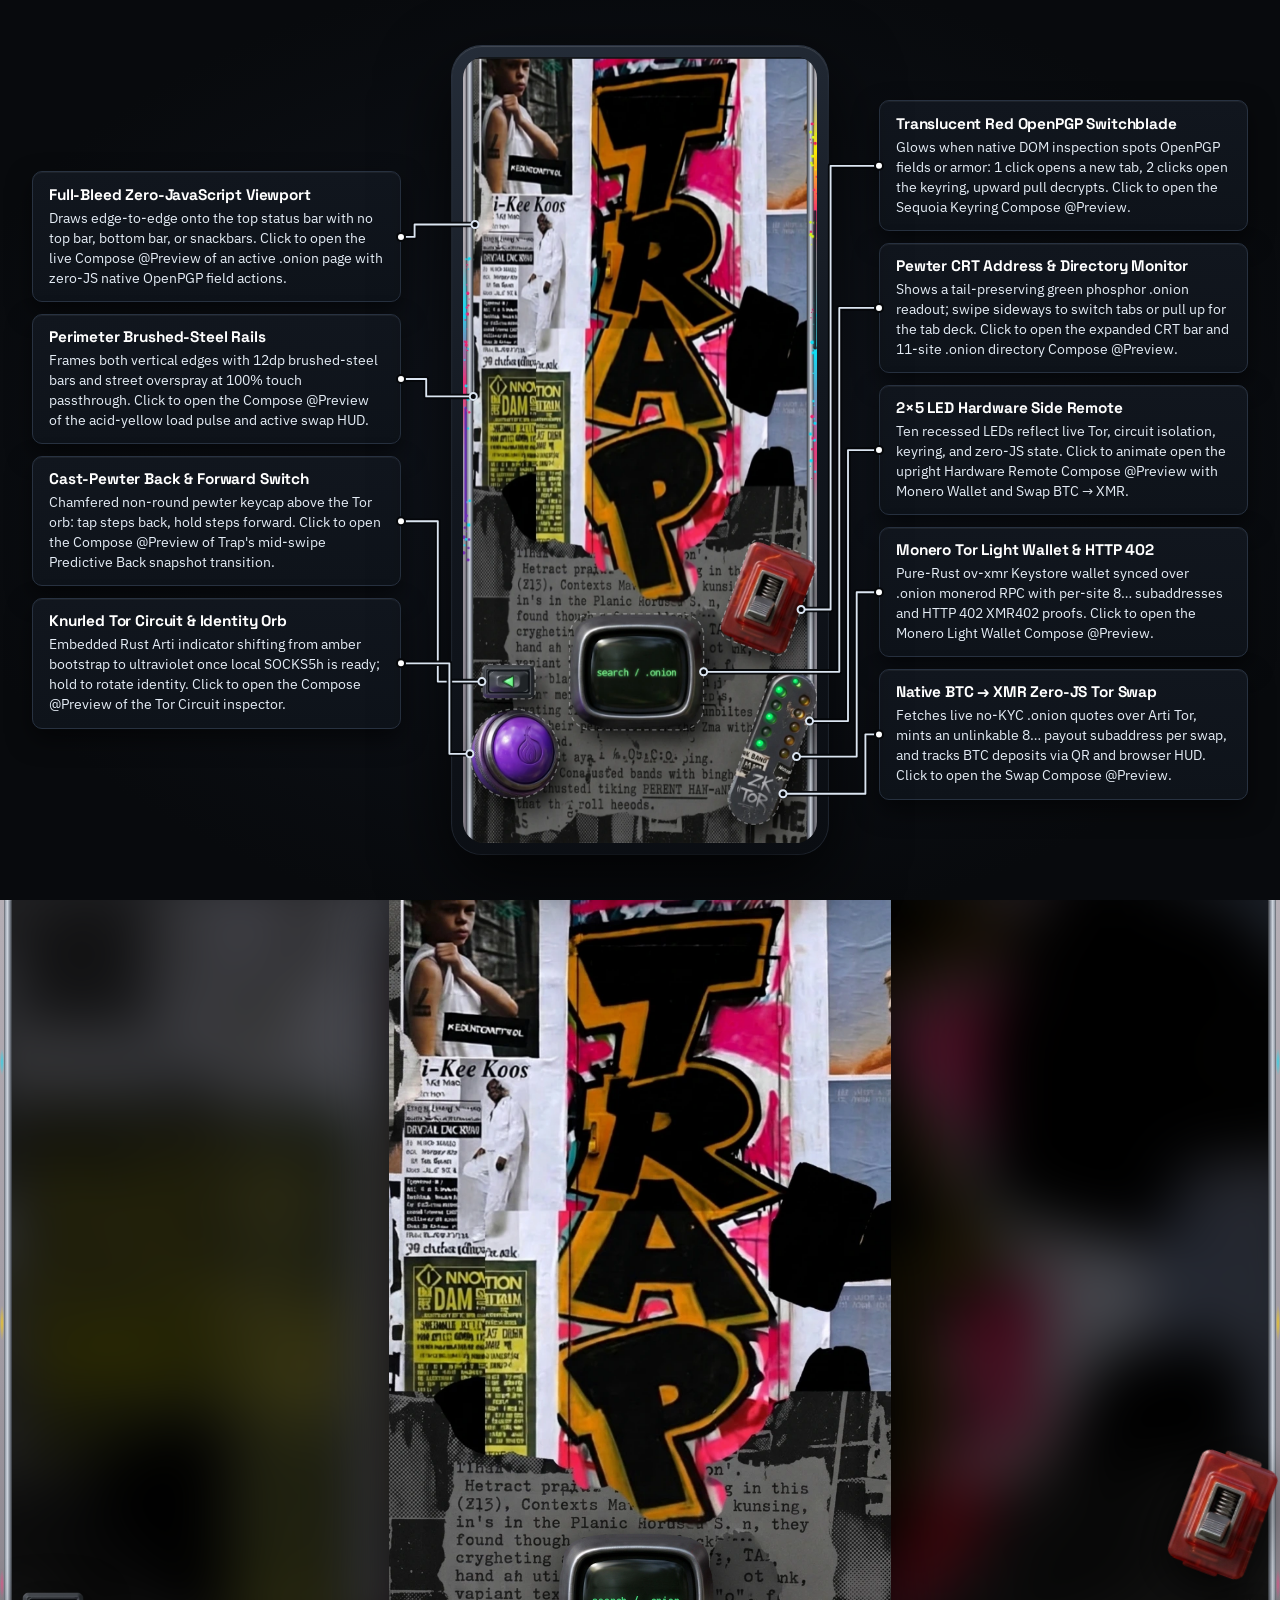
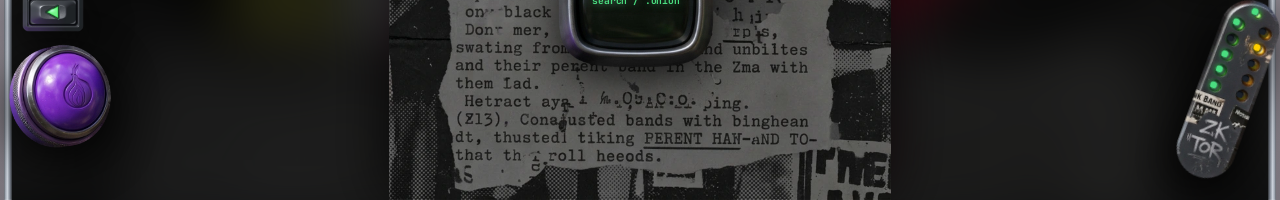
<file: site/index.html>
<!DOCTYPE html>
<html lang="en">
<head>
  <meta charset="UTF-8" />
  <meta name="viewport" content="width=device-width, initial-scale=1.0" />
  <title>Trap — Android Homescreen &amp; Full-Screen Browser</title>
  <meta
    name="description"
    content="Synced Jetpack Compose @Preview Android homescreen with encircling component callouts, animated Compose @Preview expansion, Monero light wallet, native BTC to XMR Tor swap, and full-screen interactive browser."
  />
  <link rel="preconnect" href="https://fonts.googleapis.com" />
  <link rel="preconnect" href="https://fonts.gstatic.com" crossorigin />
  <link
    href="https://fonts.googleapis.com/css2?family=IBM+Plex+Sans:wght@400;500;600;700&family=JetBrains+Mono:wght@500;600;700&family=Space+Grotesk:wght@600;700&display=swap"
    rel="stylesheet"
  />
  <link rel="stylesheet" href="./styles.css" />
</head>
<body>
  <h1 class="sr-only">Trap Android Homescreen and Full-Screen Browser</h1>

  <main id="trap-page">
    <!-- Stage 1: Synced Compose @Preview Phone Mock + Encircling Callouts & Animated @Preview Expansion -->
    <section class="phone-showcase" id="phone-showcase" aria-label="Android homescreen component callouts">
      <div class="diagram-stage" id="diagram-stage">
        <svg class="leader-svg" id="leader-svg" aria-hidden="true"></svg>

        <div class="phone-column" id="phone-stage">
          <div class="phone-chassis" id="phone-chassis">
            <div class="phone-viewport" id="phone-viewport">
              <img
                class="phone-image phone-image--base"
                id="preview-base-image"
                src="./generated/assets/homescreen-preview.webp"
                alt="Synced Jetpack Compose Preview of the Trap Android homescreen"
                width="824"
                height="1830"
              />
              <img
                class="phone-image phone-image--expanded"
                id="preview-expanded-image"
                src="./generated/assets/state-side-remote.webp"
                alt="Expanded Jetpack Compose Preview of selected component"
                width="824"
                height="1830"
              />
              <svg
                class="viewport-contour-svg"
                id="viewport-contour-svg"
                viewBox="0 0 412 915"
                preserveAspectRatio="none"
                aria-label="Interactive component contours"
              >
                <g id="contour-hit-layer"></g>
                <g id="contour-highlight-layer"></g>
              </svg>
            </div>
          </div>
        </div>

        <div class="callout-deck" id="callout-deck">
          <div class="callout-column callout-column--left" id="callouts-left"></div>
          <div class="callout-column callout-column--right" id="callouts-right"></div>
        </div>
      </div>
    </section>

    <!-- Stage 2: 100vw x 100vh Edge-to-Edge Full-Screen Interactive Trap Browser -->
    <section class="fullscreen-browser" id="fullscreen-browser" aria-label="Full-screen Trap browser">
      <div class="fs-viewport" id="fs-viewport">
        <div class="fs-start-surface" id="fs-start-surface">
          <img
            class="fs-start-zine"
            id="fs-start-zine"
            src="./generated/assets/sprites/bg_trap_street_zine.webp"
            alt="Trap street-zine start surface"
            draggable="false"
          />
        </div>

        <div class="fs-page-scroll" id="fs-page-scroll" hidden>
          <div class="fs-page-zoom" id="fs-page-zoom">
            <div class="fs-page-content" id="fs-page-content"></div>
          </div>
        </div>
      </div>

      <!-- 12dp Brushed-Steel Perimeter Rails (100% Hit-Test Passthrough) -->
      <div class="fs-steel-rails" id="fs-steel-rails" aria-hidden="true">
        <div class="fs-rail fs-rail--left">
          <div class="fs-rail-wall"></div>
          <div class="fs-rail-bar"></div>
        </div>
        <div class="fs-rail fs-rail--right">
          <div class="fs-rail-bar"></div>
          <div class="fs-rail-wall"></div>
        </div>
        <div class="fs-load-pulse" id="fs-load-pulse"></div>
      </div>

      <!-- Bottom-Docked Active BTC -> XMR Swap Browser HUD -->
      <div class="fs-swap-hud" id="fs-swap-hud" hidden></div>

      <!-- Floating Hardware Pod Cluster -->
      <div class="fs-pods-layer" id="fs-pods-layer">
        <!-- Cast-Pewter Back / Forward Switch -->
        <button
          type="button"
          class="fs-pod fs-back-pod"
          id="fs-back-pod"
          aria-label="Back on tap, hold to go forward"
        >
          <span class="fs-back-glow" id="fs-back-glow" aria-hidden="true"></span>
          <img
            src="./generated/assets/sprites/pod_pewter_back_key.webp"
            alt=""
            draggable="false"
          />
        </button>

        <!-- 3D Knurled Tor Circuit Orb -->
        <button
          type="button"
          class="fs-pod fs-tor-orb"
          id="fs-tor-orb"
          aria-label="Tor circuit status on tap, hold to rotate identity"
        >
          <img
            src="./generated/assets/sprites/pod_tor_purple_orb.webp"
            alt=""
            draggable="false"
          />
          <span class="fs-orb-beacon" id="fs-orb-beacon" aria-hidden="true"></span>
        </button>

        <!-- Recessed 5:4 Pewter CRT Address & Directory Monitor -->
        <div
          class="fs-pod fs-crt-pod"
          id="fs-crt-pod"
          role="button"
          tabindex="0"
          aria-label="Open .onion address bar and directory on tap, swipe horizontally to switch tabs, pull up for tab switcher"
        >
          <img
            src="./generated/assets/sprites/pod_crt_pewter_tv.webp"
            alt=""
            draggable="false"
          />
          <div class="fs-crt-glass">
            <span class="fs-crt-readout" id="fs-crt-readout">search / .onion</span>
          </div>
        </div>

        <!-- +20deg Translucent Red OpenPGP Switchblade -->
        <div
          class="fs-pod fs-pgp-pod"
          id="fs-pgp-pod"
          role="button"
          tabindex="0"
          aria-label="Single click for new tab, double click for OpenPGP keyring, drag upward to verify or decrypt"
        >
          <span class="fs-pgp-led" id="fs-pgp-led" aria-hidden="true"></span>
          <img
            class="fs-pgp-sprite"
            id="fs-pgp-sprite"
            src="./generated/assets/sprites/pod_red_switchblade.webp"
            alt=""
            draggable="false"
          />
        </div>

        <!-- +20deg ZK "TOR" 2x5 LED Side Remote -->
        <button
          type="button"
          class="fs-pod fs-remote-pod"
          id="fs-remote-pod"
          aria-label="Expand hardware remote"
        >
          <img
            src="./generated/assets/sprites/pod_zk_tor_remote.webp"
            alt=""
            draggable="false"
          />
          <span class="fs-remote-leds" id="fs-remote-leds" aria-hidden="true"></span>
        </button>
      </div>

      <!-- Expanded CRT Address Editor + 11-Site Trusted .onion Directory -->
      <div class="fs-crt-overlay" id="fs-crt-overlay" hidden>
        <div class="fs-scrim" id="fs-crt-scrim"></div>
        <div class="fs-crt-editor-stack">
          <div class="fs-directory-sheet" id="fs-directory-sheet"></div>
          <form class="fs-crt-input-well" id="fs-crt-form" autocomplete="off">
            <input
              type="text"
              class="fs-crt-input"
              id="fs-crt-input"
              placeholder="Enter v3 .onion address or search DuckDuckGo over Tor…"
              spellcheck="false"
              autocapitalize="off"
            />
            <button type="submit" class="fs-well-btn fs-well-btn--go" id="fs-crt-go-btn">Go</button>
            <button type="button" class="fs-well-btn" id="fs-crt-close-btn">Close</button>
          </form>
        </div>
      </div>

      <!-- Expanded Upright Hardware Side Remote Drawer -->
      <aside class="fs-remote-drawer" id="fs-remote-drawer" hidden aria-label="Hardware remote">
        <div class="fs-drawer-header">
          <strong class="fs-drawer-title" id="fs-drawer-title">Hardware Remote</strong>
          <button type="button" class="fs-drawer-close" id="fs-drawer-close">✕</button>
        </div>
        <div class="fs-drawer-body" id="fs-drawer-body"></div>
      </aside>

      <!-- Zero-JS Find-in-Page Hardware Pod -->
      <div class="fs-find-pod" id="fs-find-pod" hidden>
        <input
          type="text"
          class="fs-find-input"
          id="fs-find-input"
          placeholder="Search text in page…"
          spellcheck="false"
        />
        <span class="fs-find-count" id="fs-find-count">0/0</span>
        <button type="button" class="fs-well-btn" id="fs-find-prev" aria-label="Previous match">▲</button>
        <button type="button" class="fs-well-btn" id="fs-find-next" aria-label="Next match">▼</button>
        <button type="button" class="fs-well-btn" id="fs-find-close" aria-label="Close text search">✕</button>
      </div>

      <!-- Hardware Modal Host (Tabs, OpenPGP Keyring, Monero Wallet, BTC->XMR Swap, Clearnet Consent, Plaintext Result) -->
      <div class="fs-modal-layer" id="fs-modal-layer" hidden>
        <div class="fs-scrim" id="fs-modal-scrim"></div>
        <div class="fs-modal-sheet" id="fs-modal-sheet" role="dialog" aria-modal="true"></div>
      </div>
    </section>
  </main>

  <script src="./app.js"></script>
</body>
</html>
</file>
<file: site/styles.css>
/* ==========================================================================
   Trap — Synced Compose @Preview Showcase & Full-Screen Interactive Browser
   ========================================================================== */

:root {
  --bg-canvas: #080a0d;
  --bg-card: #11161e;
  --bg-card-hover: #161d27;
  --bg-card-active: #1b2432;
  --bg-panel: #0d1117;
  --bg-well: #07090c;

  --border-subtle: #283241;
  --border-strong: #495970;
  --border-active: #ffd000;

  --ink-bright: #ffffff;
  --ink-body: #e5edf6;
  --ink-muted: #9fb0c4;
  --ink-dark: #080a0d;

  --amber: #ffd000;
  --lime: #d8ff00;
  --phosphor: #4ade80;
  --danger: #ff6b6b;

  --font-display: "Space Grotesk", -apple-system, BlinkMacSystemFont, "Segoe UI", sans-serif;
  --font-sans: "IBM Plex Sans", -apple-system, BlinkMacSystemFont, "Segoe UI", sans-serif;
  --font-mono: "JetBrains Mono", ui-monospace, SFMono-Regular, Menlo, Consolas, monospace;

  --snap-ease: cubic-bezier(0.2, 0.9, 0.25, 1);
}

*,
*::before,
*::after {
  box-sizing: border-box;
}

[hidden] {
  display: none !important;
}

.sr-only {
  position: absolute;
  width: 1px;
  height: 1px;
  padding: 0;
  margin: -1px;
  overflow: hidden;
  clip: rect(0, 0, 0, 0);
  white-space: nowrap;
  border: 0;
}

html,
body {
  margin: 0;
  padding: 0;
  background-color: var(--bg-canvas);
  color: var(--ink-bright);
  font-family: var(--font-sans);
  font-size: 16px;
  line-height: 1.5;
  -webkit-font-smoothing: antialiased;
  -moz-osx-font-smoothing: grayscale;
  overflow-x: hidden;
  scrollbar-color: #2b3545 #080a0d;
}

:focus-visible {
  outline: 2px solid var(--amber);
  outline-offset: 2px;
}

/* ==========================================================================
   STAGE 1: Phone Mock + Encircling Contours + Animated @Preview Expansion
   ========================================================================== */

.phone-showcase {
  min-height: 100vh;
  min-height: 100dvh;
  width: 100%;
  display: flex;
  align-items: center;
  justify-content: center;
  padding: 1.75rem 2rem;
  background: radial-gradient(980px 660px at 50% 50%, #11161f 0%, #080a0d 74%);
}

.diagram-stage {
  position: relative;
  width: 100%;
  max-width: 1480px;
  display: grid;
  grid-template-columns: minmax(280px, 1fr) minmax(300px, 382px) minmax(280px, 1fr);
  grid-template-areas: "left phone right";
  gap: 1.25rem 3rem;
  align-items: center;
}

.callout-deck {
  display: contents;
}

.callout-column--left {
  grid-area: left;
}

.callout-column--right {
  grid-area: right;
}

.leader-svg {
  position: absolute;
  inset: 0;
  width: 100%;
  height: 100%;
  pointer-events: none;
  z-index: 22;
  overflow: visible;
}

.leader-halo {
  fill: none;
  stroke: #05070a;
  stroke-width: 5.5;
  stroke-linecap: round;
  stroke-linejoin: round;
  opacity: 0.94;
}

.leader-line {
  fill: none;
  stroke: #dbe5f1;
  stroke-width: 1.85;
  stroke-linecap: round;
  stroke-linejoin: round;
  transition: stroke 140ms ease, stroke-width 140ms ease, opacity 140ms ease;
}

.leader-group.is-active .leader-line {
  stroke: var(--amber);
  stroke-width: 2.85;
}

.leader-group {
  transition: opacity 200ms ease;
}

.leader-group.is-dimmed {
  opacity: 0.24;
}

.leader-group.is-hidden-open {
  opacity: 0;
}

.leader-port {
  fill: var(--ink-bright);
  stroke: #05070a;
  stroke-width: 2;
}

.leader-group.is-active .leader-port {
  fill: var(--amber);
}

.leader-rim-joint {
  fill: #05070a;
  stroke: #dbe5f1;
  stroke-width: 2;
}

.leader-group.is-active .leader-rim-joint {
  fill: var(--amber);
  stroke: #05070a;
  stroke-width: 2.2;
}

.callout-column {
  display: flex;
  flex-direction: column;
  gap: 0.72rem;
  position: relative;
  z-index: 15;
}

.callout-card {
  background: linear-gradient(180deg, var(--bg-card) 0%, #0e131a 100%);
  border: 1px solid var(--border-subtle);
  border-radius: 10px;
  padding: 0.78rem 1rem;
  box-shadow: 0 10px 24px rgba(0, 0, 0, 0.52), inset 0 1px 0 rgba(255, 255, 255, 0.05);
  cursor: pointer;
  transition:
    background-color 150ms ease,
    border-color 150ms ease,
    opacity 150ms ease,
    transform 150ms var(--snap-ease);
}

.callout-card:hover {
  background: var(--bg-card-hover);
  border-color: var(--border-strong);
}

.callout-card.is-active {
  background: var(--bg-card-active);
  border-color: var(--ink-bright);
}

.callout-card.is-open {
  background: var(--bg-card-active);
  border-color: var(--amber);
  transform: translateY(-1px);
}

.callout-card.is-dimmed {
  opacity: 0.45;
}

.callout-heading {
  margin: 0 0 0.3rem;
  font-family: var(--font-display);
  font-size: 0.96rem;
  font-weight: 700;
  line-height: 1.24;
  letter-spacing: -0.01em;
  color: var(--ink-bright);
}

.callout-card.is-open .callout-heading {
  color: var(--amber);
}

.callout-copy {
  margin: 0;
  font-size: 0.855rem;
  line-height: 1.46;
  color: var(--ink-body);
}

/* Phone Hardware Frame & Animated Dual-Layer @Preview Stack */

.phone-column {
  grid-area: phone;
  position: relative;
  z-index: 18;
  display: flex;
  align-items: center;
  justify-content: center;
}

.phone-chassis {
  width: 100%;
  max-width: 376px;
  padding: 11px;
  border-radius: 30px;
  background: linear-gradient(165deg, #252d39 0%, #12171f 48%, #0a0d12 100%);
  box-shadow:
    0 28px 72px rgba(0, 0, 0, 0.82),
    0 0 0 1px #313b4b,
    inset 0 1px 1px rgba(255, 255, 255, 0.14);
}

.phone-viewport {
  position: relative;
  width: 100%;
  aspect-ratio: 412 / 915;
  border-radius: 21px;
  overflow: hidden;
  background: #0a0c0f;
  user-select: none;
}

.phone-image {
  display: block;
  width: 100%;
  height: 100%;
  object-fit: fill;
}

.phone-image--base {
  position: relative;
  z-index: 1;
  transition: filter 280ms ease, transform 320ms var(--snap-ease);
}

.phone-viewport.has-expanded .phone-image--base {
  filter: brightness(0.55);
}

.phone-image--expanded {
  position: absolute;
  inset: 0;
  z-index: 3;
  opacity: 0;
  transform: scale(0.82);
  filter: brightness(1.1);
  pointer-events: none;
  will-change: transform, opacity;
  transition:
    opacity 290ms var(--snap-ease),
    transform 340ms var(--snap-ease),
    filter 280ms ease;
}

.phone-image--expanded.is-open {
  opacity: 1;
  transform: scale(1);
  filter: brightness(1);
}

.viewport-contour-svg {
  position: absolute;
  inset: 0;
  z-index: 6;
  width: 100%;
  height: 100%;
  overflow: visible;
  pointer-events: none;
}

.contour-hit {
  fill: rgba(0, 0, 0, 0);
  stroke: none;
  pointer-events: all;
  cursor: pointer;
}

.contour-ambient {
  fill: none;
  stroke: rgba(248, 250, 252, 0.34);
  stroke-width: 1.5;
  stroke-dasharray: 5 4;
  pointer-events: none;
  transition: opacity 160ms ease;
}

.contour-ambient.is-hidden {
  opacity: 0;
}

.contour-active-halo {
  fill: none;
  stroke: #05070a;
  stroke-width: 7.5;
  stroke-linejoin: round;
  stroke-linecap: round;
  opacity: 0.94;
  pointer-events: none;
}

.contour-active-stroke {
  fill: rgba(255, 208, 0, 0.07);
  stroke: var(--amber);
  stroke-width: 3.1;
  stroke-linejoin: round;
  stroke-linecap: round;
  pointer-events: none;
}

.contour-active-stroke--open {
  fill: rgba(255, 208, 0, 0.03);
}

.contour-subfocus-halo {
  fill: none;
  stroke: #05070a;
  stroke-width: 5.5;
  pointer-events: none;
}

.contour-subfocus-ring {
  fill: rgba(74, 222, 128, 0.14);
  stroke: var(--phosphor);
  stroke-width: 2.4;
  pointer-events: none;
}

/* ==========================================================================
   STAGE 2: 100vw x 100vh Edge-to-Edge Interactive Trap Browser
   ========================================================================== */

.fullscreen-browser {
  position: relative;
  width: 100%;
  height: 100vh;
  height: 100dvh;
  overflow: hidden;
  background: #0a0c0f;
  user-select: none;
}

.fs-viewport {
  position: absolute;
  inset: 0;
  background: #0a0c0f;
}

.fs-start-surface {
  position: absolute;
  inset: 0;
  padding: 0 12px;
  background: #0a0c0f;
  display: flex;
  align-items: center;
  justify-content: center;
  overflow: hidden;
}

.fs-start-surface::before {
  content: "";
  position: absolute;
  inset: -32px;
  background: url("./generated/assets/sprites/bg_trap_street_zine.webp") center center / cover no-repeat;
  filter: blur(30px) brightness(0.32) saturate(1.1);
  pointer-events: none;
}

.fs-start-zine {
  position: relative;
  z-index: 1;
  height: 100%;
  width: auto;
  max-width: 100%;
  object-fit: contain;
  display: block;
  box-shadow: 0 0 60px rgba(0, 0, 0, 0.85);
}

@media (max-aspect-ratio: 75 / 100) {
  .fs-start-zine {
    width: 100%;
    height: 100%;
    object-fit: fill;
  }
}

.fs-page-scroll {
  position: absolute;
  inset: 0;
  overflow-y: auto;
  overflow-x: hidden;
  padding: 0 12px;
  background: #0d1015;
  user-select: text;
  overscroll-behavior-y: auto;
}

.fs-page-zoom {
  transform-origin: top center;
  min-height: 100%;
  transition: transform 120ms ease;
}

.fs-page-content {
  max-width: 920px;
  margin: 0 auto;
  padding: 2.25rem 1.5rem 16rem;
  color: var(--ink-bright);
}

/* 12px Perimeter Brushed-Steel Rails (100% Hit-Test Passthrough) */

.fs-steel-rails {
  position: absolute;
  inset: 0;
  pointer-events: none;
  z-index: 25;
}

.fs-rail {
  position: absolute;
  top: 0;
  bottom: 0;
  width: 12px;
  display: flex;
}

.fs-rail--left {
  left: 0;
}

.fs-rail--right {
  right: 0;
}

.fs-rail-wall {
  width: 4px;
  height: 100%;
  background:
    radial-gradient(3px 18px at 50% 18%, rgba(0, 229, 255, 0.65), transparent 75%),
    radial-gradient(3px 24px at 50% 47%, rgba(255, 208, 0, 0.72), transparent 75%),
    radial-gradient(3px 20px at 50% 76%, rgba(255, 72, 140, 0.62), transparent 75%),
    linear-gradient(180deg, #b4aeb5 0%, #a29ca4 48%, #79747c 100%);
}

.fs-rail-bar {
  width: 8px;
  height: 100%;
  background: linear-gradient(
    90deg,
    #4b4f57 0%,
    #9ea5b0 18%,
    #cfd6df 42%,
    #8c939e 68%,
    #545962 88%,
    #0a0c0f 100%
  );
  box-shadow: inset 0 0 0 0.5px rgba(255, 255, 255, 0.18);
}

.fs-rail--right .fs-rail-bar {
  background: linear-gradient(
    270deg,
    #4b4f57 0%,
    #9ea5b0 18%,
    #cfd6df 42%,
    #8c939e 68%,
    #545962 88%,
    #0a0c0f 100%
  );
}

.fs-load-pulse {
  position: absolute;
  top: 0;
  left: 12px;
  right: 12px;
  height: 3px;
  opacity: 0;
  overflow: hidden;
  transition: opacity 120ms ease;
}

.fs-load-pulse.is-loading {
  opacity: 1;
}

.fs-load-pulse::after {
  content: "";
  display: block;
  width: 38%;
  height: 100%;
  background: var(--lime);
  box-shadow: 0 0 10px rgba(216, 255, 0, 0.8);
  animation: railLoadSweep 720ms linear infinite;
}

@keyframes railLoadSweep {
  0% {
    transform: translateX(-100%);
  }
  100% {
    transform: translateX(365%);
  }
}

/* Bottom-Docked Active BTC -> XMR Swap Browser HUD */

.fs-swap-hud {
  position: absolute;
  left: 50%;
  bottom: 282px;
  transform: translateX(-50%);
  z-index: 32;
  width: min(92%, 440px);
  padding: 0.65rem 0.85rem;
  border-radius: 14px;
  border: 1.5px solid #3f4b5e;
  background: rgba(16, 21, 29, 0.96);
  box-shadow: 0 14px 36px rgba(0, 0, 0, 0.82);
  display: flex;
  flex-direction: column;
  gap: 0.48rem;
  transition: bottom 110ms var(--snap-ease);
}

.fs-swap-hud.is-retracted {
  bottom: 18px;
}

.fs-swap-hud-top {
  display: flex;
  align-items: center;
  justify-content: space-between;
  gap: 0.5rem;
  font-family: var(--font-mono);
  font-size: 0.77rem;
  font-weight: 700;
}

.fs-swap-hud-actions {
  display: flex;
  gap: 0.4rem;
}

/* Spatial Hardware Pods Layer */

.fs-pods-layer {
  position: absolute;
  inset: 0;
  pointer-events: none;
  z-index: 30;
}

.fs-pod {
  position: absolute;
  pointer-events: auto;
  appearance: none;
  border: 0;
  padding: 0;
  background: transparent;
  cursor: pointer;
  filter: drop-shadow(0 12px 22px rgba(0, 0, 0, 0.78));
  transition: transform 110ms var(--snap-ease), filter 130ms ease, opacity 120ms ease;
}

.fs-pod img {
  display: block;
  width: 100%;
  height: 100%;
  object-fit: fill;
  pointer-events: none;
}

/* 1. Cast-Pewter Back Keycap */
.fs-back-pod {
  left: 22px;
  bottom: 168px;
  width: 62px;
  height: 40px;
  transform-origin: 0% 100%;
}

.fs-back-pod:active {
  transform: translateY(2px);
}

.fs-back-glow {
  position: absolute;
  inset: 3px;
  border-radius: 6px;
  box-shadow: 0 0 14px rgba(74, 222, 128, 0.52);
  opacity: 0;
  transition: opacity 140ms ease;
  pointer-events: none;
}

.fs-back-pod.can-go-back .fs-back-glow {
  opacity: 1;
}

/* 2. 3D Knurled Tor Orb */
.fs-tor-orb {
  left: 8px;
  bottom: 52px;
  width: 104px;
  height: 104px;
  border-radius: 50%;
  transform-origin: 0% 100%;
}

.fs-tor-orb:active {
  transform: translateY(2.5px);
}

.fs-tor-orb.is-bootstrapping img {
  filter: hue-rotate(-145deg) saturate(1.35) brightness(1.08);
}

.fs-orb-beacon {
  position: absolute;
  inset: 6px;
  border-radius: 50%;
  border: 2.5px dashed var(--amber);
  opacity: 0;
  pointer-events: none;
}

.fs-tor-orb.is-bootstrapping .fs-orb-beacon {
  opacity: 0.92;
  animation: orbSpin 900ms steps(12, end) infinite;
}

@keyframes orbSpin {
  to {
    transform: rotate(360deg);
  }
}

/* 3. Recessed Pewter CRT Address TV */
.fs-crt-pod {
  left: 50%;
  bottom: 132px;
  width: 156px;
  height: 135px;
  transform: translateX(calc(-50% - 4px));
  touch-action: none;
}

.fs-crt-glass {
  position: absolute;
  left: 16.5%;
  right: 16.5%;
  top: 28%;
  bottom: 27%;
  display: flex;
  align-items: center;
  justify-content: center;
  padding: 0 5px;
  overflow: hidden;
  pointer-events: none;
}

.fs-crt-readout {
  font-family: var(--font-mono);
  font-size: 0.6rem;
  font-weight: 700;
  letter-spacing: -0.02em;
  line-height: 1.2;
  color: var(--phosphor);
  text-shadow: 0 0 8px rgba(74, 222, 128, 0.55);
  text-align: center;
  white-space: nowrap;
}

/* 4. +20deg Translucent Red OpenPGP Switchblade */
.fs-pgp-pod {
  right: 16px;
  bottom: 224px;
  width: 82px;
  height: 124px;
  transform: rotate(20deg);
  touch-action: none;
}

.fs-pgp-sprite {
  transition: transform 140ms var(--snap-ease);
}

.fs-pgp-led {
  position: absolute;
  left: 26%;
  right: 26%;
  top: 24%;
  bottom: 28%;
  border-radius: 14px;
  background: radial-gradient(circle, rgba(74, 222, 128, 0.85) 0%, rgba(255, 208, 0, 0.45) 55%, transparent 78%);
  opacity: 0;
  pointer-events: none;
  transition: opacity 180ms ease;
}

.fs-pgp-pod.has-pgp .fs-pgp-led {
  opacity: 0.95;
  animation: pgpPulse 900ms ease-in-out infinite alternate;
}

@keyframes pgpPulse {
  from {
    opacity: 0.65;
  }
  to {
    opacity: 1;
  }
}

/* 5. +20deg ZK "TOR" 2x5 LED Side Remote */
.fs-remote-pod {
  right: 22px;
  bottom: 18px;
  width: 60px;
  height: 186px;
  transform: rotate(20deg);
}

.fs-remote-leds {
  position: absolute;
  inset: 0;
  pointer-events: none;
}

.fs-led-dot {
  position: absolute;
  width: 7px;
  height: 7px;
  border-radius: 50%;
  transform: translate(-50%, -50%);
  background: #1a2028;
  box-shadow: inset 0 1px 1px rgba(0, 0, 0, 0.85);
}

.fs-led-dot.is-green {
  background: var(--phosphor);
  box-shadow: 0 0 7px rgba(74, 222, 128, 0.9);
}

.fs-led-dot.is-amber {
  background: var(--amber);
  box-shadow: 0 0 7px rgba(255, 208, 0, 0.9);
}

/* 110ms Mechanical Scroll Retraction States */

.fs-pods-layer.is-retracted .fs-back-pod,
.fs-pods-layer.is-retracted .fs-tor-orb {
  transform: scale(0.78);
}

.fs-pods-layer.is-retracted .fs-crt-pod {
  transform: translateX(calc(-50% - 4px)) translateY(96px);
}

.fs-pods-layer.is-retracted .fs-pgp-pod {
  transform: translateX(58px) rotate(20deg);
}

.fs-pods-layer.is-retracted .fs-remote-pod {
  transform: translateX(50px) rotate(20deg);
}

/* ==========================================================================
   Full-Screen Browser Overlays (CRT Directory, Side Remote, Modals, QR, Swap)
   ========================================================================== */

.fs-scrim {
  position: absolute;
  inset: 0;
  background: rgba(5, 7, 10, 0.78);
  backdrop-filter: blur(4px);
}

.fs-crt-overlay,
.fs-modal-layer {
  position: absolute;
  inset: 0;
  z-index: 45;
  display: flex;
  align-items: center;
  justify-content: center;
}

.fs-crt-overlay {
  align-items: flex-end;
  padding: 1rem 1.25rem 1.25rem;
}

.fs-crt-editor-stack {
  position: relative;
  z-index: 2;
  width: min(95%, 860px);
  max-height: calc(100% - 1.5rem);
  display: flex;
  flex-direction: column;
  gap: 0.75rem;
}

.fs-directory-sheet {
  overflow-y: auto;
  max-height: min(68vh, 560px);
  border: 1.5px solid #3a4048;
  border-radius: 12px;
  background: #0b0d10;
  box-shadow: 0 22px 54px rgba(0, 0, 0, 0.85);
}

.fs-dir-section {
  padding: 0.52rem 0.9rem;
  background: #11151b;
  border-top: 1px solid #3a4048;
  border-bottom: 1px solid #3a4048;
  border-left: 3.5px solid #f5b400;
  font-family: var(--font-mono);
  font-size: 0.74rem;
  font-weight: 700;
  letter-spacing: 0.06em;
  color: #d6dee8;
}

.fs-dir-section:first-child {
  border-top: 0;
}

.fs-dir-row {
  width: 100%;
  appearance: none;
  border: 0;
  border-bottom: 1px solid #1e242d;
  background: #0b0d10;
  color: var(--ink-bright);
  padding: 0.7rem 0.95rem;
  display: flex;
  align-items: center;
  justify-content: space-between;
  gap: 1rem;
  text-align: left;
  cursor: pointer;
  transition: background-color 120ms ease;
}

.fs-dir-row:nth-child(even) {
  background: #090b0e;
}

.fs-dir-row:hover,
.fs-dir-row:focus-visible {
  background: #161c26;
}

.fs-dir-meta strong {
  display: block;
  font-family: var(--font-sans);
  font-size: 0.93rem;
  color: #f4f7fa;
}

.fs-dir-meta span {
  font-size: 0.8rem;
  color: #a0aab8;
}

.fs-dir-onion {
  flex-shrink: 0;
  padding: 0.25rem 0.55rem;
  background: #06080b;
  border: 1px solid #3a4048;
  border-radius: 6px;
  font-family: var(--font-mono);
  font-size: 0.76rem;
  font-weight: 600;
  color: var(--phosphor);
}

.fs-crt-input-well {
  display: flex;
  align-items: center;
  gap: 0.55rem;
  height: 68px;
  padding: 0 0.85rem;
  border-radius: 22px;
  border: 2px solid #4c5666;
  background: linear-gradient(180deg, #1b212a 0%, #0b0f14 26%, #070a0e 100%);
  box-shadow: 0 18px 44px rgba(0, 0, 0, 0.86), inset 0 2px 6px rgba(0, 0, 0, 0.9);
}

.fs-crt-input {
  flex: 1;
  min-width: 0;
  border: 0;
  background: transparent;
  color: var(--phosphor);
  font-family: var(--font-mono);
  font-size: 1rem;
  font-weight: 600;
  outline: none;
}

.fs-crt-input::placeholder {
  color: rgba(74, 222, 128, 0.46);
}

.fs-well-btn {
  appearance: none;
  border: 1px solid #455062;
  background: #161c25;
  color: var(--ink-bright);
  font-family: var(--font-mono);
  font-size: 0.78rem;
  font-weight: 700;
  padding: 0.48rem 0.8rem;
  border-radius: 10px;
  cursor: pointer;
  transition: background-color 120ms ease, color 120ms ease, border-color 120ms ease;
}

.fs-well-btn:hover {
  background: #222b38;
  border-color: var(--ink-bright);
}

.fs-well-btn--go {
  background: var(--lime);
  color: #050806;
  border-color: var(--lime);
}

.fs-well-btn--go:hover {
  background: #e5ff4d;
  color: #050806;
  border-color: #e5ff4d;
}

/* Upright Expanded Hardware Side Remote */

.fs-remote-drawer {
  position: absolute;
  right: 16px;
  bottom: 18px;
  z-index: 42;
  width: 292px;
  max-height: calc(100% - 36px);
  display: flex;
  flex-direction: column;
  border-radius: 22px;
  border: 1.5px solid #4a5568;
  background: linear-gradient(180deg, #1b212b 0%, #10151c 100%);
  box-shadow: 0 24px 60px rgba(0, 0, 0, 0.88), inset 0 1px 0 rgba(255, 255, 255, 0.14);
  overflow: hidden;
}

.fs-drawer-header {
  display: flex;
  align-items: center;
  justify-content: space-between;
  padding: 0.75rem 0.95rem;
  background: #0b0f14;
  border-bottom: 1px solid #2b3544;
}

.fs-drawer-title {
  font-family: var(--font-mono);
  font-size: 0.8rem;
  letter-spacing: 0.04em;
  text-transform: uppercase;
  color: var(--ink-bright);
}

.fs-drawer-close {
  appearance: none;
  border: 1px solid #394558;
  background: #151b24;
  color: var(--ink-bright);
  width: 28px;
  height: 28px;
  border-radius: 7px;
  font-family: var(--font-mono);
  font-size: 0.8rem;
  cursor: pointer;
}

.fs-drawer-close:hover {
  background: var(--amber);
  color: var(--ink-dark);
  border-color: var(--amber);
}

.fs-drawer-body {
  padding: 0.75rem;
  overflow-y: auto;
  display: flex;
  flex-direction: column;
  gap: 0.45rem;
}

.fs-remote-grid {
  display: grid;
  grid-template-columns: 1fr 1fr;
  gap: 0.45rem;
}

.fs-remote-btn {
  appearance: none;
  width: 100%;
  border: 1px solid #313c4d;
  background: #131922;
  color: var(--ink-bright);
  font-family: var(--font-sans);
  font-size: 0.84rem;
  font-weight: 600;
  padding: 0.6rem 0.72rem;
  border-radius: 9px;
  text-align: left;
  display: flex;
  align-items: center;
  justify-content: space-between;
  gap: 0.5rem;
  cursor: pointer;
  transition: background-color 120ms ease, border-color 120ms ease;
}

.fs-remote-btn:hover {
  background: #1c2431;
  border-color: var(--ink-bright);
}

.fs-remote-btn span.mono-sub {
  font-family: var(--font-mono);
  font-size: 0.73rem;
  color: var(--phosphor);
}

.fs-remote-btn span.mono-sub--amber {
  color: var(--amber);
}

.fs-circuit-card {
  padding: 0.75rem;
  border-radius: 10px;
  background: #0a0e13;
  border: 1px solid #2b3544;
  display: flex;
  flex-direction: column;
  gap: 0.48rem;
  font-size: 0.82rem;
  color: var(--ink-body);
}

.fs-circuit-hop {
  display: flex;
  align-items: center;
  justify-content: space-between;
  font-family: var(--font-mono);
  font-size: 0.74rem;
  padding: 0.35rem 0.5rem;
  border-radius: 6px;
  background: #121821;
  color: var(--ink-bright);
}

/* Find-in-Page Pod */

.fs-find-pod {
  position: absolute;
  left: 50%;
  bottom: 20px;
  transform: translateX(-50%);
  z-index: 44;
  width: min(92%, 520px);
  display: flex;
  align-items: center;
  gap: 0.45rem;
  padding: 0.55rem 0.75rem;
  border-radius: 16px;
  border: 1.5px solid #485468;
  background: #0e131b;
  box-shadow: 0 18px 44px rgba(0, 0, 0, 0.86);
}

.fs-find-input {
  flex: 1;
  min-width: 0;
  border: 0;
  background: transparent;
  color: var(--ink-bright);
  font-family: var(--font-mono);
  font-size: 0.88rem;
  outline: none;
}

.fs-find-count {
  font-family: var(--font-mono);
  font-size: 0.76rem;
  color: var(--amber);
  padding: 0 0.3rem;
}

/* Modal Sheet (Tabs, Keyring, Monero Wallet, BTC->XMR Swap, Clearnet Gate) */

.fs-modal-sheet {
  position: relative;
  z-index: 2;
  width: min(92%, 620px);
  max-height: min(86vh, 720px);
  overflow-y: auto;
  border-radius: 18px;
  border: 1.5px solid #455164;
  background: #0f141c;
  padding: 1.2rem 1.3rem;
  box-shadow: 0 26px 64px rgba(0, 0, 0, 0.9);
  color: var(--ink-bright);
}

.fs-modal-head {
  display: flex;
  align-items: center;
  justify-content: space-between;
  gap: 0.75rem;
  padding-bottom: 0.75rem;
  margin-bottom: 0.95rem;
  border-bottom: 1px solid #283241;
}

.fs-modal-head h3 {
  margin: 0;
  font-family: var(--font-mono);
  font-size: 0.98rem;
  letter-spacing: 0.03em;
}

.fs-modal-stack {
  display: flex;
  flex-direction: column;
  gap: 0.75rem;
}

.fs-list-card {
  padding: 0.8rem 0.95rem;
  border-radius: 11px;
  border: 1px solid #2a3444;
  background: #141b25;
  display: flex;
  align-items: center;
  justify-content: space-between;
  gap: 0.75rem;
}

.fs-list-card.is-current {
  border-color: var(--amber);
}

.fs-offer-card {
  padding: 0.9rem 1rem;
  border-radius: 12px;
  border: 1px solid #2d3849;
  background: #131a24;
  display: flex;
  flex-direction: column;
  gap: 0.65rem;
}

.fs-offer-head {
  display: flex;
  align-items: center;
  justify-content: space-between;
  gap: 0.65rem;
}

.fs-status-chip {
  display: inline-block;
  padding: 0.2rem 0.5rem;
  border-radius: 6px;
  border: 1px solid var(--phosphor);
  color: var(--phosphor);
  font-family: var(--font-mono);
  font-size: 0.7rem;
  font-weight: 700;
  white-space: nowrap;
}

.fs-status-chip--amber {
  border-color: var(--amber);
  color: var(--amber);
}

.fs-qr-wrap {
  display: flex;
  justify-content: center;
  margin: 0.25rem 0;
}

.fs-qr-box {
  width: 136px;
  height: 136px;
  padding: 8px;
  border-radius: 12px;
  background: #070a0e;
  border: 1px solid rgba(74, 222, 128, 0.72);
  display: flex;
  align-items: center;
  justify-content: center;
}

.fs-qr-box svg {
  width: 100%;
  height: 100%;
  display: block;
}

.fs-mono-block {
  margin: 0;
  padding: 0.75rem 0.85rem;
  border-radius: 9px;
  border: 1px solid #2a3444;
  background: #080b0f;
  font-family: var(--font-mono);
  font-size: 0.77rem;
  line-height: 1.46;
  color: var(--phosphor);
  white-space: pre-wrap;
  word-break: break-word;
}

/* Rendered Zero-JS Hidden Service Pages inside Full-Screen Browser */

.hs-doc {
  display: flex;
  flex-direction: column;
  gap: 1.15rem;
}

.hs-title {
  margin: 0;
  font-family: var(--font-display);
  font-size: clamp(1.5rem, 2.5vw, 2.1rem);
  line-height: 1.2;
  color: var(--ink-bright);
}

.hs-sub {
  margin: 0;
  font-size: 0.96rem;
  color: var(--ink-body);
}

.hs-search-form {
  display: flex;
  gap: 0.55rem;
  margin: 0.35rem 0;
}

.hs-input,
.hs-textarea {
  width: 100%;
  border-radius: 10px;
  border: 1.5px solid #394558;
  background: #090c11;
  color: var(--ink-bright);
  font-family: var(--font-sans);
  font-size: 0.95rem;
  padding: 0.7rem 0.9rem;
}

.hs-textarea {
  min-height: 128px;
  resize: vertical;
  font-family: var(--font-mono);
  font-size: 0.84rem;
}

.hs-card {
  padding: 1rem 1.15rem;
  border-radius: 12px;
  border: 1px solid #283241;
  background: #121821;
}

.hs-card h3 {
  margin: 0 0 0.35rem;
  font-family: var(--font-display);
  font-size: 1.05rem;
}

.hs-card p {
  margin: 0;
  color: var(--ink-body);
  font-size: 0.9rem;
}

.hs-link-btn {
  appearance: none;
  border: 0;
  padding: 0;
  background: transparent;
  color: var(--amber);
  font-family: var(--font-display);
  font-size: 1.04rem;
  font-weight: 700;
  text-align: left;
  cursor: pointer;
  text-decoration: underline;
  text-underline-offset: 3px;
}

.hs-action-row {
  display: flex;
  flex-wrap: wrap;
  gap: 0.5rem;
  margin-top: 0.65rem;
}

mark.trap-find-hit {
  background: rgba(255, 208, 0, 0.35);
  color: var(--ink-bright);
  border-radius: 2px;
  padding: 0 2px;
}

mark.trap-find-hit.is-current {
  background: var(--amber);
  color: var(--ink-dark);
}

/* ==========================================================================
   Responsive & Mobile Touch Layout
   ========================================================================== */

@media (max-width: 1120px) {
  .phone-showcase {
    height: 100vh;
    height: 100dvh;
    min-height: 580px;
    padding: 0.75rem 0 0.85rem;
    overflow: hidden;
  }

  .diagram-stage {
    display: flex;
    flex-direction: column;
    justify-content: space-between;
    align-items: stretch;
    height: 100%;
    max-width: 100%;
    gap: 0.6rem;
  }

  .phone-column {
    flex: 1 1 auto;
    min-height: 0;
    padding: 0 1rem;
  }

  .phone-chassis {
    height: 100%;
    max-height: 66dvh;
    width: auto;
    max-width: min(86vw, 336px);
    aspect-ratio: 412 / 915;
    padding: 8px;
    border-radius: 25px;
  }

  .phone-viewport {
    height: 100%;
    border-radius: 18px;
  }

  .callout-deck {
    flex: 0 0 auto;
    display: flex;
    flex-direction: row;
    align-items: stretch;
    gap: 0.7rem;
    overflow-x: auto;
    overflow-y: hidden;
    scroll-snap-type: x mandatory;
    -webkit-overflow-scrolling: touch;
    padding: 0.25rem 8vw 0.15rem;
    scrollbar-width: none;
    position: relative;
    z-index: 16;
  }

  .callout-deck::-webkit-scrollbar {
    display: none;
  }

  .callout-column {
    display: contents;
  }

  .callout-card {
    flex: 0 0 84vw;
    max-width: 390px;
    scroll-snap-align: center;
    scroll-snap-stop: always;
    padding: 0.72rem 0.9rem;
  }

  .callout-heading {
    font-size: 0.92rem;
    margin-bottom: 0.24rem;
  }

  .callout-copy {
    font-size: 0.82rem;
    line-height: 1.42;
  }
}

@media (max-width: 768px) {
  .fs-crt-input,
  .fs-find-input,
  .hs-input,
  .hs-textarea {
    font-size: 16px;
  }

  .fs-remote-drawer {
    right: 12px;
    bottom: 14px;
    width: min(292px, calc(100vw - 24px));
  }
}

@media (max-width: 430px) {
  .fs-back-pod {
    left: 14px;
    bottom: 148px;
    transform: scale(0.88);
  }

  .fs-tor-orb {
    left: 6px;
    bottom: 42px;
    transform: scale(0.88);
  }

  .fs-crt-pod {
    bottom: 112px;
    transform: translateX(calc(-50% - 2px)) scale(0.88);
    transform-origin: 50% 100%;
  }

  .fs-pgp-pod {
    right: 8px;
    bottom: 196px;
    transform: rotate(20deg) scale(0.88);
    transform-origin: 100% 100%;
  }

  .fs-remote-pod {
    right: 12px;
    bottom: 14px;
    transform: rotate(20deg) scale(0.88);
    transform-origin: 100% 100%;
  }

  .fs-pods-layer.is-retracted .fs-crt-pod {
    transform: translateX(calc(-50% - 2px)) translateY(90px) scale(0.88);
  }

  .fs-swap-hud {
    bottom: 248px;
  }
}
</file>
